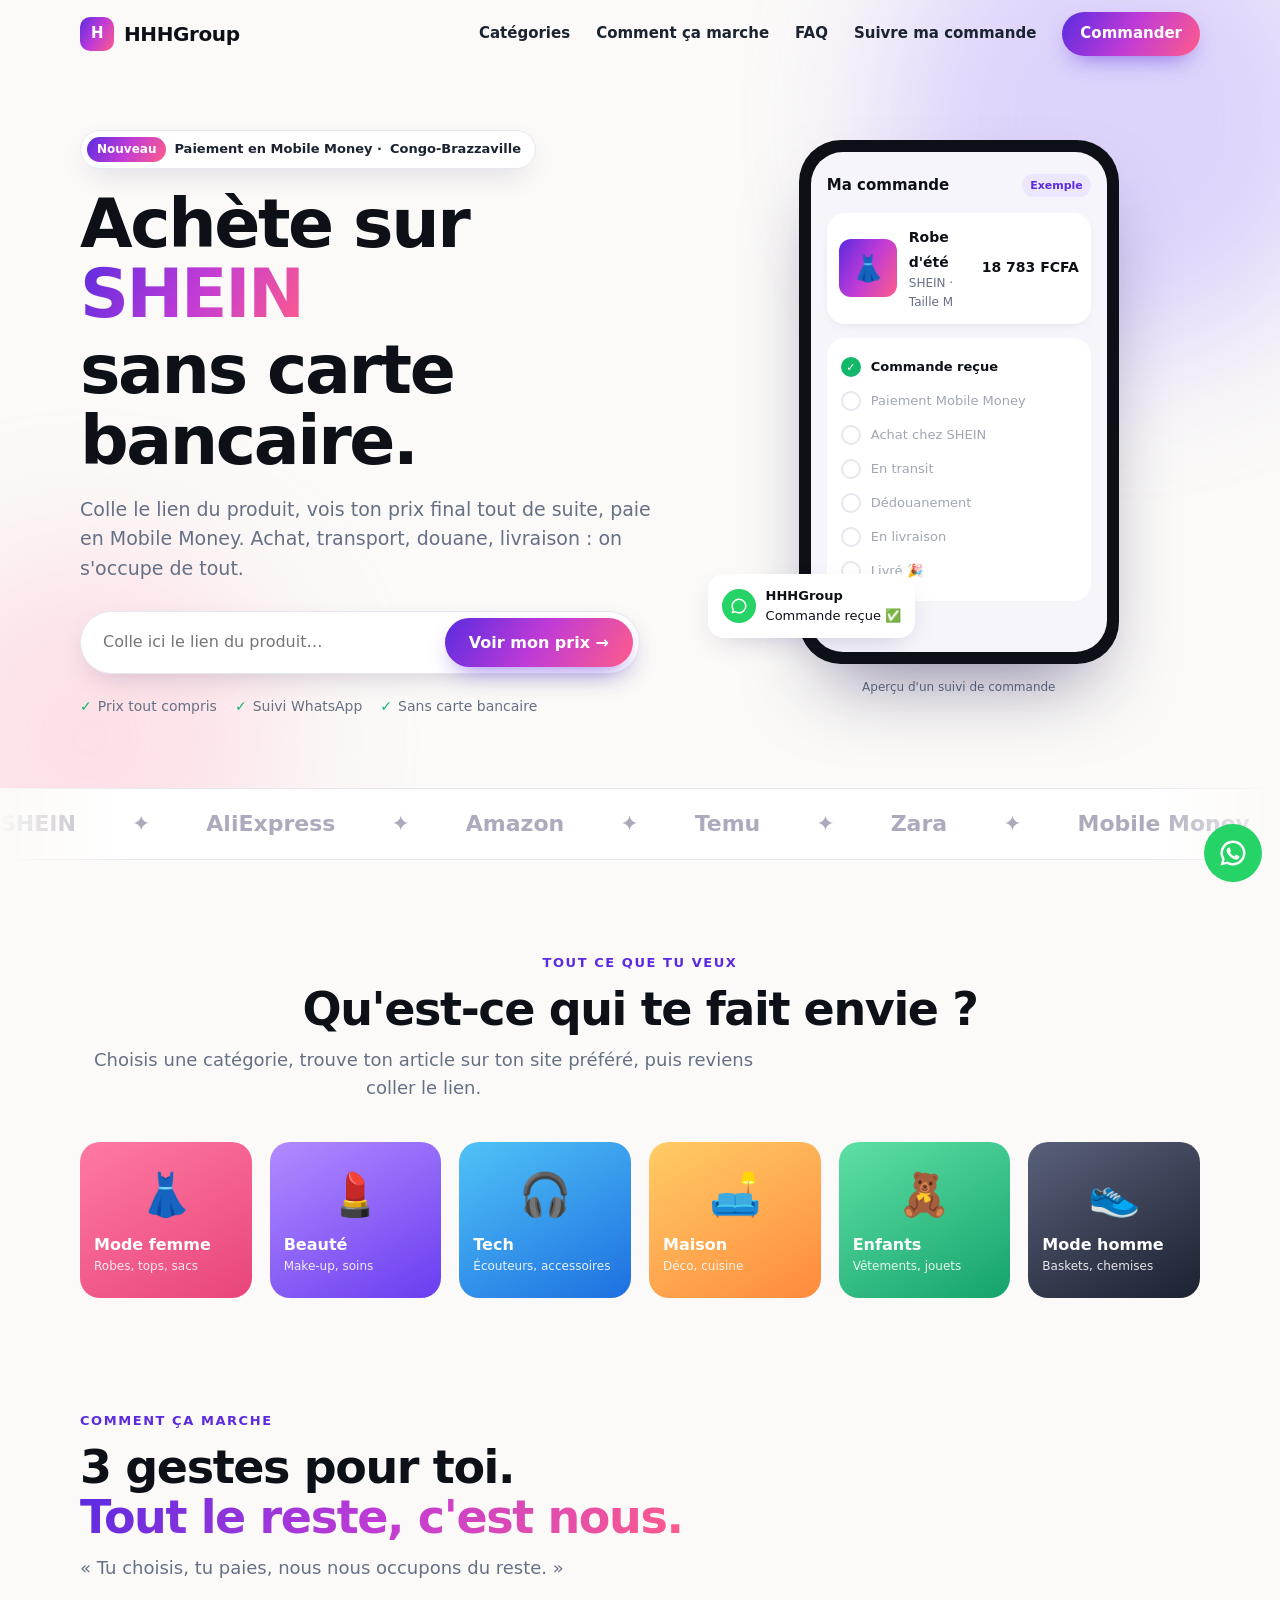
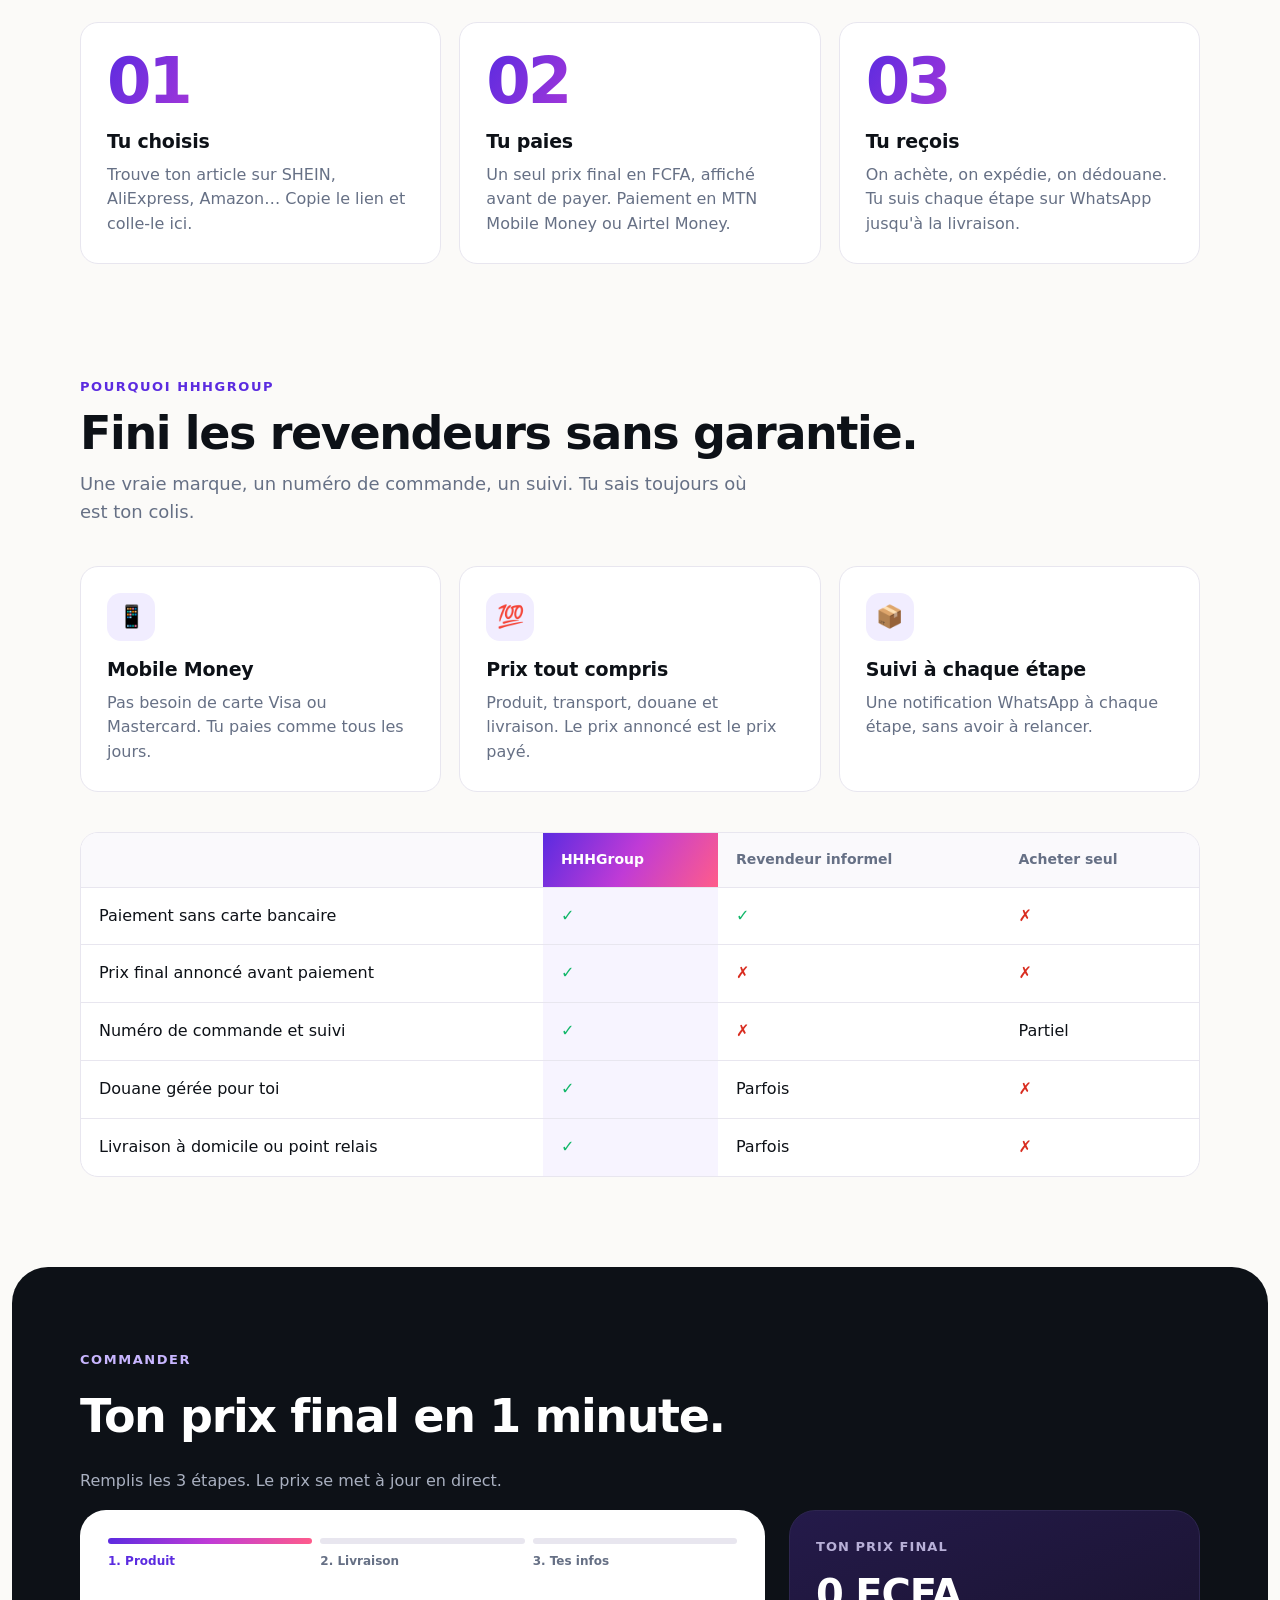
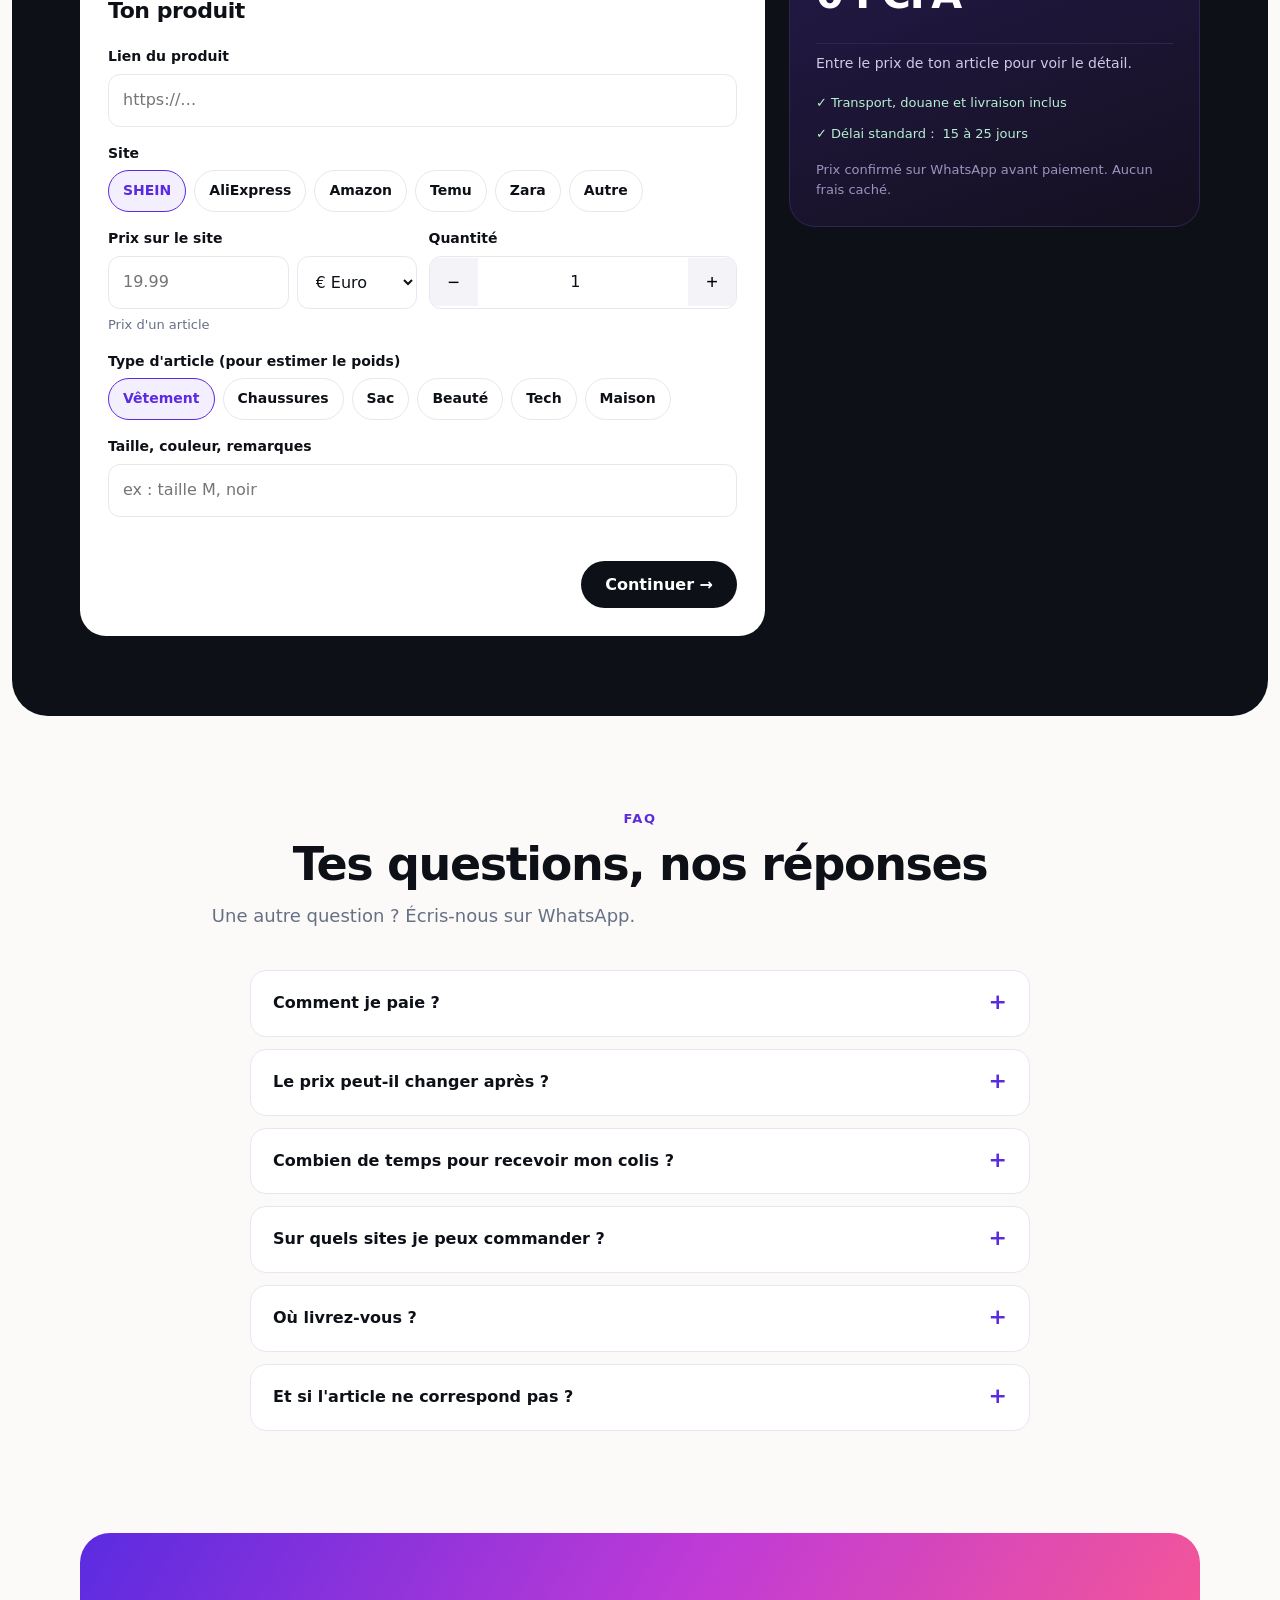
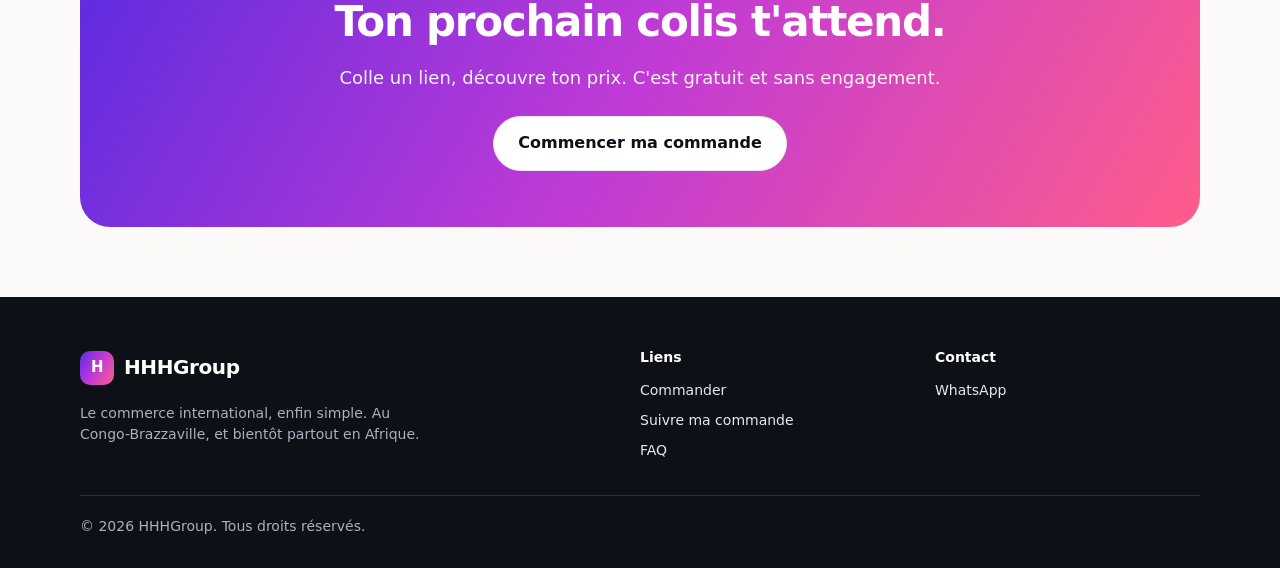
<file: index.html>
<!DOCTYPE html>
<html lang="fr">
<head>
<meta charset="utf-8">
<meta name="viewport" content="width=device-width, initial-scale=1">
<title>HHHGroup — Achète sur SHEIN, AliExpress, Amazon… et paie en Mobile Money</title>
<meta name="description" content="Tu choisis, tu paies en Mobile Money, nous nous occupons du reste : achat, transport, douane et livraison. Au Congo-Brazzaville, et bientôt dans toute l'Afrique.">
<meta name="theme-color" content="#5b2be0">
<link rel="stylesheet" href="assets/style.css">
</head>
<body>

<header class="top" id="top">
  <div class="wrap">
    <a class="logo" href="index.html"><i>H</i>HHHGroup</a>
    <button class="burger" id="burger" aria-label="Menu"><span></span><span></span><span></span></button>
    <nav class="main" id="menu">
      <a href="#categories">Catégories</a>
      <a href="#comment">Comment ça marche</a>
      <a href="#faq">FAQ</a>
      <a href="suivi.html">Suivre ma commande</a>
      <a href="#commander" class="btn btn-primary btn-sm">Commander</a>
    </nav>
  </div>
</header>

<main>
  <!-- ================= HERO ================= -->
  <section class="hero">
    <div class="wrap hero-grid">
      <div>
        <span class="pill reveal"><b>Nouveau</b> Paiement en Mobile Money · <span data-pays></span></span>
        <h1 class="reveal d1">Achète sur <span class="rotator" id="rotator"><span class="grad-text">SHEIN</span></span><br>sans carte bancaire.</h1>
        <p class="lead reveal d2">Colle le lien du produit, vois ton prix final tout de suite, paie en Mobile Money. Achat, transport, douane, livraison : on s'occupe de tout.</p>
        <form class="paste reveal d3" id="heroPaste">
          <input id="heroLink" type="url" placeholder="Colle ici le lien du produit…" aria-label="Lien du produit">
          <button class="btn btn-primary" type="submit">Voir mon prix →</button>
        </form>
        <div class="trust reveal d4">
          <span>Prix tout compris</span><span>Suivi WhatsApp</span><span>Sans carte bancaire</span>
        </div>
      </div>

      <div class="phone-wrap reveal d2">
        <div class="phone" aria-hidden="true">
          <div class="screen">
            <div class="bar"><b>Ma commande</b><span class="tag">Exemple</span></div>
            <div class="prod">
              <div class="img">👗</div>
              <div><strong>Robe d'été</strong><small>SHEIN · Taille M</small></div>
              <div class="price" id="mockPrice">—</div>
            </div>
            <div class="track" id="mockTrack">
              <div class="st"><i></i>Commande reçue</div>
              <div class="st"><i></i>Paiement Mobile Money</div>
              <div class="st"><i></i>Achat chez SHEIN</div>
              <div class="st"><i></i>En transit</div>
              <div class="st"><i></i>Dédouanement</div>
              <div class="st"><i></i>En livraison</div>
              <div class="st"><i></i>Livré 🎉</div>
            </div>
          </div>
        </div>
        <div class="toast hide" id="mockToast">
          <span class="wa"><svg viewBox="0 0 24 24"><path d="M12 2a10 10 0 0 0-8.6 15.1L2 22l5-1.3A10 10 0 1 0 12 2Zm0 18a8 8 0 0 1-4.1-1.1l-.3-.2-3 .8.8-2.9-.2-.3A8 8 0 1 1 12 20Z"/></svg></span>
          <div><b>HHHGroup</b><span id="mockToastText">Ta commande est confirmée ✅</span></div>
        </div>
        <p class="mock-note">Aperçu d'un suivi de commande</p>
      </div>
    </div>
  </section>

  <!-- ================= MARQUEE ================= -->
  <div class="marquee" aria-label="Sites où tu peux acheter">
    <div class="track-m" id="marquee"></div>
  </div>

  <!-- ================= CATEGORIES ================= -->
  <section class="s" id="categories">
    <div class="wrap">
      <div class="center">
        <span class="kicker reveal">Tout ce que tu veux</span>
        <h2 class="reveal d1">Qu'est-ce qui te fait envie ?</h2>
        <p class="sub reveal d2">Choisis une catégorie, trouve ton article sur ton site préféré, puis reviens coller le lien.</p>
      </div>
      <div class="grid g6">
        <button class="cat c1 reveal" data-cat="Mode femme"><span class="e">👗</span><b>Mode femme</b><small>Robes, tops, sacs</small></button>
        <button class="cat c2 reveal d1" data-cat="Beauté"><span class="e">💄</span><b>Beauté</b><small>Make-up, soins</small></button>
        <button class="cat c3 reveal d2" data-cat="Tech"><span class="e">🎧</span><b>Tech</b><small>Écouteurs, accessoires</small></button>
        <button class="cat c4 reveal d3" data-cat="Maison"><span class="e">🛋️</span><b>Maison</b><small>Déco, cuisine</small></button>
        <button class="cat c5 reveal d4" data-cat="Enfants"><span class="e">🧸</span><b>Enfants</b><small>Vêtements, jouets</small></button>
        <button class="cat c6 reveal d5" data-cat="Mode homme"><span class="e">👟</span><b>Mode homme</b><small>Baskets, chemises</small></button>
      </div>
    </div>
  </section>

  <!-- ================= COMMENT ================= -->
  <section class="s" id="comment" style="padding-top:20px">
    <div class="wrap">
      <span class="kicker reveal">Comment ça marche</span>
      <h2 class="reveal d1">3 gestes pour toi.<br><span class="grad-text">Tout le reste, c'est nous.</span></h2>
      <p class="sub reveal d2">« Tu choisis, tu paies, nous nous occupons du reste. »</p>
      <div class="grid g3">
        <div class="card step reveal"><div class="n">01</div><h3>Tu choisis</h3><p>Trouve ton article sur SHEIN, AliExpress, Amazon… Copie le lien et colle-le ici.</p></div>
        <div class="card step reveal d1"><div class="n">02</div><h3>Tu paies</h3><p>Un seul prix final en FCFA, affiché avant de payer. Paiement en <span data-paiements></span>.</p></div>
        <div class="card step reveal d2"><div class="n">03</div><h3>Tu reçois</h3><p>On achète, on expédie, on dédouane. Tu suis chaque étape sur WhatsApp jusqu'à la livraison.</p></div>
      </div>
    </div>
  </section>

  <!-- ================= POURQUOI ================= -->
  <section class="s" style="padding-top:20px">
    <div class="wrap">
      <span class="kicker reveal">Pourquoi HHHGroup</span>
      <h2 class="reveal d1">Fini les revendeurs sans garantie.</h2>
      <p class="sub reveal d2">Une vraie marque, un numéro de commande, un suivi. Tu sais toujours où est ton colis.</p>
      <div class="grid g3" style="margin-bottom:40px">
        <div class="card reveal"><div class="ico">📱</div><h3>Mobile Money</h3><p>Pas besoin de carte Visa ou Mastercard. Tu paies comme tous les jours.</p></div>
        <div class="card reveal d1"><div class="ico">💯</div><h3>Prix tout compris</h3><p>Produit, transport, douane et livraison. Le prix annoncé est le prix payé.</p></div>
        <div class="card reveal d2"><div class="ico">📦</div><h3>Suivi à chaque étape</h3><p>Une notification WhatsApp à chaque étape, sans avoir à relancer.</p></div>
      </div>
      <div class="table-wrap reveal">
        <table class="compare">
          <thead><tr><th></th><th class="us">HHHGroup</th><th>Revendeur informel</th><th>Acheter seul</th></tr></thead>
          <tbody>
            <tr><td>Paiement sans carte bancaire</td><td class="us yes">✓</td><td class="yes">✓</td><td class="no">✗</td></tr>
            <tr><td>Prix final annoncé avant paiement</td><td class="us yes">✓</td><td class="no">✗</td><td class="no">✗</td></tr>
            <tr><td>Numéro de commande et suivi</td><td class="us yes">✓</td><td class="no">✗</td><td>Partiel</td></tr>
            <tr><td>Douane gérée pour toi</td><td class="us yes">✓</td><td>Parfois</td><td class="no">✗</td></tr>
            <tr><td>Livraison à domicile ou point relais</td><td class="us yes">✓</td><td>Parfois</td><td class="no">✗</td></tr>
          </tbody>
        </table>
      </div>
    </div>
  </section>

  <!-- ================= COMMANDER ================= -->
  <section class="order-sec" id="commander">
    <div class="wrap">
      <span class="kicker">Commander</span>
      <h2 style="font-size:clamp(30px,4.2vw,46px);letter-spacing:-.03em;margin:10px 0 12px">Ton prix final en 1 minute.</h2>
      <p class="sub">Remplis les 3 étapes. Le prix se met à jour en direct.</p>

      <div class="wizard">
        <div class="panel">
          <div class="progress" id="progress">
            <div class="cur"><div class="bar"><i></i></div><small>1. Produit</small></div>
            <div><div class="bar"><i></i></div><small>2. Livraison</small></div>
            <div><div class="bar"><i></i></div><small>3. Tes infos</small></div>
          </div>

          <form id="orderForm" novalidate>
            <!-- Étape 1 -->
            <div class="stepper active" data-step="0">
              <h3>Ton produit</h3>
              <div class="field">
                <label for="lien">Lien du produit</label>
                <input id="lien" type="url" placeholder="https://…" autocomplete="off">
              </div>
              <div class="field">
                <span class="lbl">Site</span>
                <div class="chips" id="sites"></div>
              </div>
              <div class="row">
                <div class="field">
                  <label for="prix">Prix sur le site</label>
                  <div class="price-in">
                    <input id="prix" type="number" min="0" step="0.01" placeholder="19.99" inputmode="decimal">
                    <select id="deviseProduit" aria-label="Devise"></select>
                  </div>
                  <small>Prix d'un article</small>
                </div>
                <div class="field">
                  <label for="quantite">Quantité</label>
                  <div class="qty">
                    <button type="button" data-q="-1" aria-label="Moins">−</button>
                    <input id="quantite" type="number" min="1" value="1" inputmode="numeric">
                    <button type="button" data-q="1" aria-label="Plus">+</button>
                  </div>
                </div>
              </div>
              <div class="field">
                <span class="lbl">Type d'article (pour estimer le poids)</span>
                <div class="chips" id="poidsChips"></div>
              </div>
              <div class="field">
                <label for="details">Taille, couleur, remarques</label>
                <input id="details" placeholder="ex : taille M, noir">
              </div>
              <div class="err" data-err="0"></div>
              <div class="nav-btns"><span></span><button type="button" class="btn btn-dark" data-next>Continuer →</button></div>
            </div>

            <!-- Étape 2 -->
            <div class="stepper" data-step="1">
              <h3>Livraison</h3>
              <div class="field"><div class="opt" id="livraisons"></div></div>
              <div class="field" id="adresseField">
                <label for="ville">Ville</label>
                <input id="ville" placeholder="ex : Brazzaville">
              </div>
              <div class="field" id="adresseField2">
                <label for="adresse">Quartier / adresse</label>
                <input id="adresse" placeholder="ex : Bacongo, rue …">
              </div>
              <div class="err" data-err="1"></div>
              <div class="nav-btns"><button type="button" class="btn btn-light" data-prev>← Retour</button><button type="button" class="btn btn-dark" data-next>Continuer →</button></div>
            </div>

            <!-- Étape 3 -->
            <div class="stepper" data-step="2">
              <h3>Tes infos</h3>
              <div class="row">
                <div class="field"><label for="nom">Ton nom</label><input id="nom" autocomplete="name"></div>
                <div class="field"><label for="tel">Ton numéro WhatsApp</label><input id="tel" type="tel" placeholder="+242 …" autocomplete="tel"></div>
              </div>
              <div class="field">
                <span class="lbl">Je paierai avec</span>
                <div class="chips" id="paiements"></div>
              </div>
              <div class="err" data-err="2"></div>
              <div class="nav-btns"><button type="button" class="btn btn-light" data-prev>← Retour</button><button type="submit" class="btn btn-wa">Envoyer sur WhatsApp</button></div>
            </div>

            <!-- Succès -->
            <div class="stepper" data-step="3">
              <div class="success">
                <div class="big-ico">✓</div>
                <h3>Commande prête !</h3>
                <p style="color:var(--muted);margin:0">Ton numéro de commande :</p>
                <code id="numOut"></code>
                <p style="color:var(--muted)">WhatsApp s'est ouvert avec ta commande. Envoie le message : on te confirme et on t'envoie le numéro de paiement Mobile Money.</p>
                <div style="display:flex;gap:10px;justify-content:center;flex-wrap:wrap">
                  <a class="btn btn-wa" id="waAgain" target="_blank" rel="noopener">Rouvrir WhatsApp</a>
                  <a class="btn btn-light" id="trackLink" href="suivi.html">Suivre ma commande</a>
                </div>
              </div>
            </div>
          </form>
        </div>

        <aside class="summary" aria-live="polite">
          <div class="lab">Ton prix final</div>
          <div class="big" id="total">0 FCFA</div>
          <ul id="breakdown"></ul>
          <div class="ok">✓ Transport, douane et livraison inclus</div>
          <div class="ok">✓ Délai standard : <span data-delai></span></div>
          <p class="note">Prix confirmé sur WhatsApp avant paiement. Aucun frais caché.</p>
        </aside>
      </div>
    </div>
  </section>

  <!-- ================= FAQ ================= -->
  <section class="s" id="faq">
    <div class="wrap">
      <div class="center">
        <span class="kicker reveal">FAQ</span>
        <h2 class="reveal d1">Tes questions, nos réponses</h2>
        <p class="sub reveal d2">Une autre question ? Écris-nous sur WhatsApp.</p>
      </div>
      <div class="faq">
        <details class="reveal"><summary>Comment je paie ?</summary><p>En Mobile Money (<span data-paiements></span>). Après confirmation de ta commande sur WhatsApp, on t'envoie le numéro de paiement.</p></details>
        <details class="reveal"><summary>Le prix peut-il changer après ?</summary><p>Non. Le prix confirmé sur WhatsApp est le prix final : produit, service, transport, douane et livraison compris.</p></details>
        <details class="reveal"><summary>Combien de temps pour recevoir mon colis ?</summary><p>Livraison standard : <span data-delai></span>. Tu reçois une notification à chaque étape.</p></details>
        <details class="reveal"><summary>Sur quels sites je peux commander ?</summary><p><span data-sites></span>. Si ton site n'est pas dans la liste, envoie-nous le lien quand même.</p></details>
        <details class="reveal"><summary>Où livrez-vous ?</summary><p>Au <span data-pays></span> pour commencer, à domicile ou en point relais. D'autres pays d'Afrique arrivent ensuite.</p></details>
        <details class="reveal"><summary>Et si l'article ne correspond pas ?</summary><p>Notre politique de retour t'est expliquée avant le paiement. Contacte-nous sur WhatsApp avec ton numéro de commande.</p></details>
      </div>
    </div>
  </section>

  <div class="wrap">
    <div class="band reveal">
      <h2>Ton prochain colis t'attend.</h2>
      <p>Colle un lien, découvre ton prix. C'est gratuit et sans engagement.</p>
      <a href="#commander" class="btn btn-light">Commencer ma commande</a>
    </div>
  </div>
</main>

<footer>
  <div class="wrap">
    <div class="cols">
      <div>
        <a class="logo" href="index.html"><i>H</i>HHHGroup</a>
        <p style="max-width:40ch">Le commerce international, enfin simple. Au <span data-pays></span>, et bientôt partout en Afrique.</p>
      </div>
      <div><b>Liens</b><a href="#commander">Commander</a><a href="suivi.html">Suivre ma commande</a><a href="#faq">FAQ</a></div>
      <div><b>Contact</b><a data-wa href="#" target="_blank" rel="noopener">WhatsApp</a></div>
    </div>
    <div class="bottom">© <span id="year"></span> HHHGroup. Tous droits réservés.</div>
  </div>
</footer>

<a class="fab" data-wa href="#" target="_blank" rel="noopener" aria-label="Nous écrire sur WhatsApp">
  <svg viewBox="0 0 24 24"><path d="M12 2a10 10 0 0 0-8.6 15.1L2 22l5-1.3A10 10 0 1 0 12 2Zm0 18a8 8 0 0 1-4.1-1.1l-.3-.2-3 .8.8-2.9-.2-.3A8 8 0 1 1 12 20Zm4.4-5.9c-.2-.1-1.4-.7-1.7-.8-.2-.1-.4-.1-.5.1l-.8 1c-.1.2-.3.2-.5.1a6.6 6.6 0 0 1-3.3-2.9c-.2-.4.2-.4.7-1.3.1-.2 0-.3 0-.4l-.8-1.8c-.2-.5-.4-.4-.5-.4h-.5a.9.9 0 0 0-.7.3 2.8 2.8 0 0 0-.9 2.1 4.9 4.9 0 0 0 1 2.6 11.2 11.2 0 0 0 4.3 3.8c1.6.7 2.2.7 3 .6a2.6 2.6 0 0 0 1.7-1.2 2.1 2.1 0 0 0 .1-1.2c0-.1-.2-.2-.4-.3Z"/></svg>
</a>

<script src="assets/config.js"></script>
<script src="assets/app.js"></script>
</body>
</html>
</file>
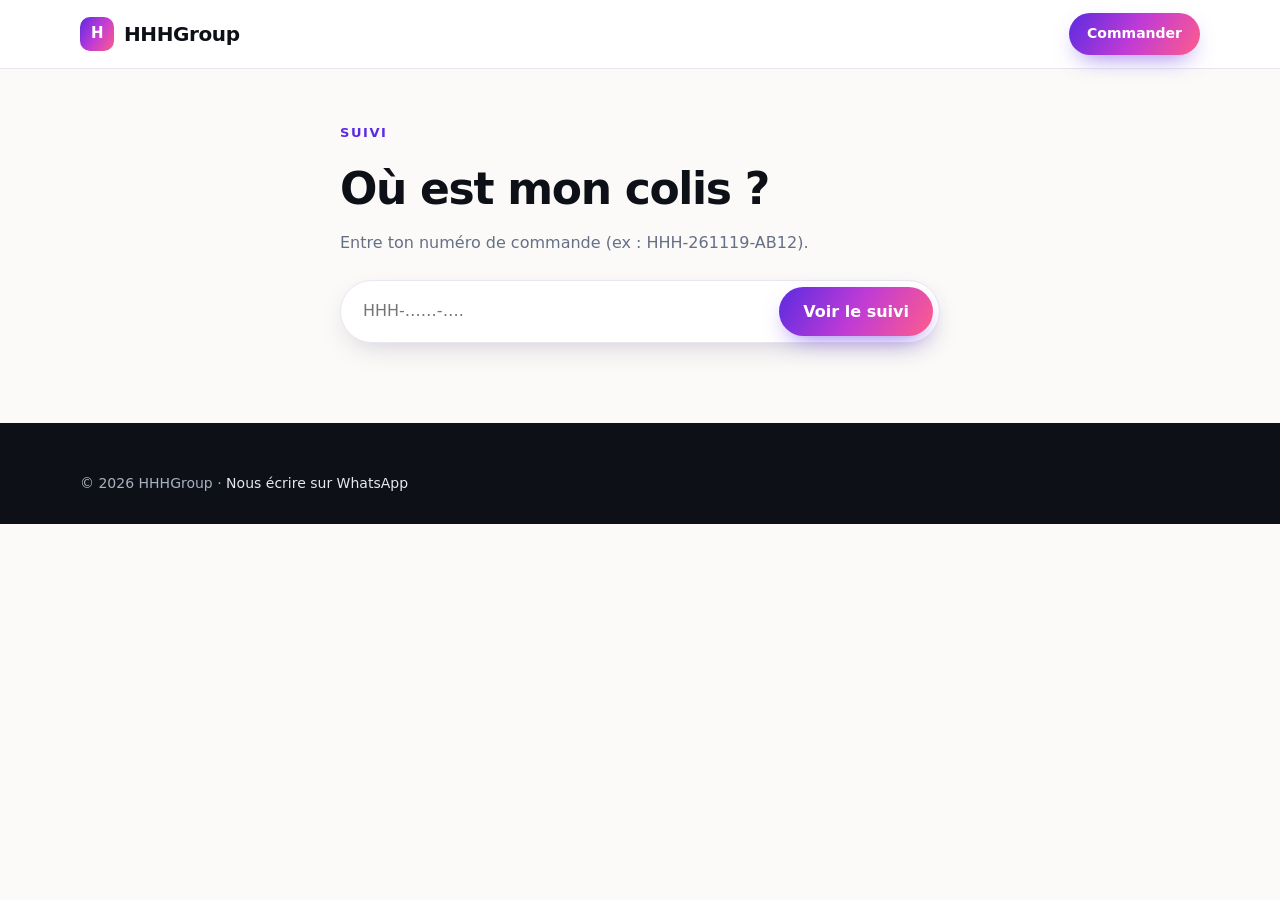
<file: suivi.html>
<!DOCTYPE html>
<html lang="fr">
<head>
<meta charset="utf-8">
<meta name="viewport" content="width=device-width, initial-scale=1">
<title>Suivre ma commande — HHHGroup</title>
<meta name="theme-color" content="#5b2be0">
<link rel="stylesheet" href="assets/style.css">
</head>
<body>
<header class="top solid">
  <div class="wrap">
    <a class="logo" href="index.html"><i>H</i>HHHGroup</a>
    <a href="index.html#commander" class="btn btn-primary btn-sm">Commander</a>
  </div>
</header>

<main class="page">
  <div class="wrap" style="max-width:640px">
    <span class="kicker">Suivi</span>
    <h1 style="font-size:clamp(30px,5vw,44px);letter-spacing:-.03em;margin:10px 0 8px">Où est mon colis ?</h1>
    <p style="color:var(--muted);margin:0 0 24px">Entre ton numéro de commande (ex : HHH-261119-AB12).</p>
    <form id="trackForm" class="paste" style="max-width:none">
      <input id="num" required placeholder="HHH-……-…." aria-label="Numéro de commande">
      <button class="btn btn-primary" type="submit">Voir le suivi</button>
    </form>
    <div id="trackOut"></div>
  </div>
</main>

<footer><div class="wrap">© <span id="year"></span> HHHGroup · <a data-wa href="#" target="_blank" rel="noopener" style="display:inline">Nous écrire sur WhatsApp</a></div></footer>
<script src="assets/config.js"></script>
<script src="assets/app.js"></script>
</body>
</html>
</file>
<file: assets/style.css>
:root{
  --ink:#0d1117; --ink-2:#1b2230; --muted:#667085; --line:#e8e6ef; --bg:#fbfaf8; --card:#fff;
  --brand:#5b2be0; --brand-2:#ff5c8a; --brand-3:#ffb547; --ok:#12b76a;
  --grad:linear-gradient(120deg,#5b2be0 0%,#c03bd6 50%,#ff5c8a 100%);
  --radius:18px; --shadow:0 10px 30px -12px rgba(30,20,80,.25);
  --font:"Inter",system-ui,-apple-system,"Segoe UI",Roboto,sans-serif;
}
*{box-sizing:border-box}
html{scroll-behavior:smooth}
body{margin:0;font-family:var(--font);color:var(--ink);background:var(--bg);line-height:1.55;font-size:16px;-webkit-font-smoothing:antialiased}
a{color:var(--brand)}
.wrap{max-width:1160px;margin:0 auto;padding:0 20px}
.grad-text{background:var(--grad);-webkit-background-clip:text;background-clip:text;color:transparent}

/* ---------- Header ---------- */
header.top{position:fixed;inset:0 0 auto 0;z-index:50;transition:background .3s,box-shadow .3s}
header.top.scrolled,header.top.solid{background:rgba(255,255,255,.9);backdrop-filter:blur(12px);box-shadow:0 1px 0 var(--line)}
header.top .wrap{display:flex;align-items:center;justify-content:space-between;height:68px}
.logo{display:flex;align-items:center;gap:10px;font-weight:800;font-size:20px;letter-spacing:-.02em;text-decoration:none;color:var(--ink)}
.logo i{display:grid;place-items:center;width:34px;height:34px;border-radius:10px;background:var(--grad);color:#fff;font-style:normal;font-size:15px}
nav.main{display:flex;align-items:center;gap:26px}
nav.main a{text-decoration:none;color:var(--ink-2);font-weight:600;font-size:15px}
nav.main a:hover{color:var(--brand)}
nav.main a.btn{color:#fff}
.burger{display:none;background:none;border:0;padding:8px;cursor:pointer}
.burger span{display:block;width:22px;height:2px;background:var(--ink);margin:5px 0;border-radius:2px}
@media(max-width:860px){
  .burger{display:block}
  nav.main{position:fixed;top:68px;left:0;right:0;flex-direction:column;align-items:stretch;gap:0;background:#fff;border-bottom:1px solid var(--line);
    transform:translateY(-10px);opacity:0;visibility:hidden;transition:.3s ease;padding:8px 20px 20px;box-shadow:var(--shadow)}
  nav.main.open{transform:none;opacity:1;visibility:visible}
  nav.main a{padding:14px 0;border-bottom:1px solid var(--line)}
  nav.main a.btn{margin-top:14px;border:0}
}

/* ---------- Buttons ---------- */
.btn{display:inline-flex;align-items:center;justify-content:center;gap:8px;border:0;border-radius:999px;padding:14px 24px;font-weight:700;font-size:16px;cursor:pointer;text-decoration:none;font-family:inherit;transition:transform .15s,box-shadow .2s,background .2s;white-space:nowrap}
.btn:active{transform:scale(.97)}
.btn-primary{background:var(--grad);color:#fff;box-shadow:0 10px 24px -10px rgba(91,43,224,.7)}
.btn-primary:hover{box-shadow:0 14px 30px -10px rgba(91,43,224,.85)}
.btn-dark{background:var(--ink);color:#fff}
.btn-light{background:#fff;color:var(--ink);border:1.5px solid var(--line)}
.btn-wa{background:#25d366;color:#06301a}
.btn-sm{padding:10px 18px;font-size:14px}
.btn:disabled{opacity:.45;cursor:not-allowed}

/* ---------- Hero ---------- */
.hero{position:relative;padding:130px 0 70px;overflow:hidden;isolation:isolate}
.hero::before,.hero::after{content:"";position:absolute;border-radius:50%;filter:blur(70px);opacity:.45;z-index:-1;animation:float 14s ease-in-out infinite}
.hero::before{width:480px;height:480px;background:#b9a4ff;top:-120px;right:-80px}
.hero::after{width:380px;height:380px;background:#ffc2d4;bottom:-140px;left:-100px;animation-delay:-7s}
@keyframes float{50%{transform:translate(30px,40px) scale(1.08)}}
.hero-grid{display:grid;grid-template-columns:1.1fr .9fr;gap:48px;align-items:center}
@media(max-width:920px){.hero-grid{grid-template-columns:1fr}}
.pill{display:inline-flex;align-items:center;gap:8px;background:#fff;border:1px solid var(--line);border-radius:999px;padding:6px 14px 6px 6px;font-size:13px;font-weight:600;color:var(--ink-2);box-shadow:var(--shadow)}
.pill b{background:var(--grad);color:#fff;border-radius:999px;padding:3px 10px;font-size:12px}
.hero h1{font-size:clamp(38px,6.2vw,68px);line-height:1.04;letter-spacing:-.035em;margin:20px 0 18px}
.rotator{display:inline-block}
.rotator span{display:inline-block;animation:rot .5s ease both;padding-bottom:.08em}
@keyframes rot{from{opacity:0;transform:translateY(40%)}to{opacity:1;transform:none}}
.hero p.lead{font-size:19px;color:var(--muted);max-width:50ch;margin:0 0 28px}
.paste{display:flex;gap:8px;background:#fff;border:1.5px solid var(--line);border-radius:999px;padding:6px;box-shadow:var(--shadow);max-width:560px}
.paste input{flex:1;border:0;padding:12px 16px;font:inherit;background:transparent;min-width:0;box-shadow:none}
.paste input:focus{outline:none;box-shadow:none}
.paste:focus-within{border-color:var(--brand)}
@media(max-width:520px){.paste{flex-direction:column;border-radius:20px}.paste .btn{width:100%}}
.hero .trust{display:flex;gap:18px;flex-wrap:wrap;margin-top:22px;color:var(--muted);font-size:14px;font-weight:500}
.hero .trust span::before{content:"✓";color:var(--ok);font-weight:800;margin-right:6px}

/* Phone mock */
.phone-wrap{position:relative}
.phone{position:relative;width:min(320px,100%);margin:0 auto;background:var(--ink);border-radius:42px;padding:12px;box-shadow:0 40px 80px -30px rgba(30,20,80,.55);animation:bob 6s ease-in-out infinite}
@keyframes bob{50%{transform:translateY(-12px)}}
.screen{background:#f6f5fb;border-radius:32px;padding:22px 16px;min-height:500px;overflow:hidden}
.screen .bar{display:flex;justify-content:space-between;align-items:center;margin-bottom:16px}
.screen .bar b{font-size:15px}
.screen .tag{font-size:11px;background:#ece7ff;color:var(--brand);padding:3px 8px;border-radius:999px;font-weight:700}
.prod{background:#fff;border-radius:18px;padding:12px;display:flex;gap:12px;align-items:center;box-shadow:0 4px 14px -8px rgba(0,0,0,.2)}
.prod .img{width:58px;height:58px;border-radius:12px;background:var(--grad);flex:none;display:grid;place-items:center;font-size:26px}
.prod small{color:var(--muted);display:block;font-size:12px}
.prod strong{font-size:14px}
.prod .price{margin-left:auto;font-weight:800;font-size:14px;white-space:nowrap}
.track{margin-top:14px;background:#fff;border-radius:18px;padding:12px 14px}
.track .st{display:flex;align-items:center;gap:10px;padding:7px 0;font-size:13px;color:#a0a6b4;transition:color .4s}
.track .st i{width:20px;height:20px;border-radius:50%;border:2px solid var(--line);flex:none;display:grid;place-items:center;font-style:normal;font-size:11px;color:#fff;transition:.4s}
.track .st.on{color:var(--ink);font-weight:600}
.track .st.on i{background:var(--ok);border-color:var(--ok)}
.track .st.on i::after{content:"✓"}
.toast{position:absolute;left:-10px;bottom:70px;background:#fff;border-radius:16px;padding:12px 14px;box-shadow:var(--shadow);display:flex;gap:10px;align-items:center;font-size:13px;max-width:250px;transition:opacity .4s,transform .4s}
.toast.hide{opacity:0;transform:translateY(10px)}
.toast b{display:block}
.toast .wa{width:34px;height:34px;border-radius:50%;background:#25d366;display:grid;place-items:center;flex:none}
.toast .wa svg{width:18px;fill:#fff}
.mock-note{text-align:center;color:var(--muted);font-size:12px;margin-top:14px}

/* ---------- Marquee ---------- */
.marquee{overflow:hidden;border-block:1px solid var(--line);background:#fff;padding:18px 0;-webkit-mask:linear-gradient(90deg,transparent,#000 10%,#000 90%,transparent);mask:linear-gradient(90deg,transparent,#000 10%,#000 90%,transparent)}
.marquee .track-m{display:flex;gap:56px;width:max-content;animation:scroll 30s linear infinite}
.marquee span{font-weight:800;font-size:22px;color:#aeaabd;white-space:nowrap}
@keyframes scroll{to{transform:translateX(-50%)}}

/* ---------- Sections ---------- */
section.s{padding:90px 0}
.kicker{font-size:13px;font-weight:800;letter-spacing:.12em;text-transform:uppercase;color:var(--brand)}
section.s h2{font-size:clamp(30px,4.2vw,46px);letter-spacing:-.03em;line-height:1.08;margin:10px 0 12px}
section.s .sub{color:var(--muted);font-size:18px;margin:0 0 40px;max-width:60ch}
.center{text-align:center}.center .sub{margin-inline:auto}
.grid{display:grid;gap:18px}
.g3{grid-template-columns:repeat(3,1fr)}.g6{grid-template-columns:repeat(6,1fr)}
@media(max-width:920px){.g6{grid-template-columns:repeat(3,1fr)}}
@media(max-width:820px){.g3{grid-template-columns:1fr}}
@media(max-width:480px){.g6{grid-template-columns:repeat(2,1fr)}}
.card{background:var(--card);border:1px solid var(--line);border-radius:var(--radius);padding:26px;transition:transform .25s,box-shadow .25s}
.card:hover{transform:translateY(-4px);box-shadow:var(--shadow)}
.card h3{margin:14px 0 6px;font-size:19px;letter-spacing:-.01em}
.card p{margin:0;color:var(--muted)}
.ico{width:48px;height:48px;border-radius:14px;display:grid;place-items:center;font-size:22px;background:#f1edff}

/* Categories */
.cat{position:relative;border-radius:20px;padding:22px 14px;text-align:center;cursor:pointer;color:#fff;overflow:hidden;min-height:156px;display:flex;flex-direction:column;justify-content:flex-end;border:0;font:inherit;transition:transform .25s,box-shadow .25s}
.cat:hover{transform:translateY(-5px);box-shadow:0 18px 30px -16px rgba(0,0,0,.45)}
.cat .e{font-size:42px;position:absolute;top:20px;left:50%;transform:translateX(-50%);transition:transform .3s}
.cat:hover .e{transform:translateX(-50%) scale(1.18) rotate(-6deg)}
.cat b{font-size:16px}
.cat small{opacity:.88;font-size:12px}
.c1{background:linear-gradient(150deg,#ff7aa2,#e8457a)}.c2{background:linear-gradient(150deg,#b28bff,#6a3df0)}
.c3{background:linear-gradient(150deg,#4fc3f7,#1e6fe0)}.c4{background:linear-gradient(150deg,#ffcc66,#ff8a3d)}
.c5{background:linear-gradient(150deg,#5ee0a5,#14a36b)}.c6{background:linear-gradient(150deg,#59607a,#1b2230)}

/* Steps */
.step .n{font-size:64px;font-weight:900;letter-spacing:-.05em;line-height:1;background:var(--grad);-webkit-background-clip:text;background-clip:text;color:transparent}

/* Compare */
.table-wrap{overflow-x:auto}
.compare{width:100%;min-width:520px;border-collapse:separate;border-spacing:0;background:#fff;border:1px solid var(--line);border-radius:var(--radius);overflow:hidden}
.compare th,.compare td{padding:16px 18px;border-bottom:1px solid var(--line);text-align:left}
.compare th{font-size:14px;color:var(--muted);font-weight:700;background:#faf9fc}
.compare th.us{background:var(--grad);color:#fff}
.compare td.us{background:#f7f4ff;font-weight:700}
.compare tr:last-child td{border-bottom:0}
.yes{color:var(--ok);font-weight:800}.no{color:#d92d20;font-weight:800}

/* ---------- Order wizard ---------- */
.order-sec{background:var(--ink);color:#fff;border-radius:36px;margin:0 12px;padding:80px 0;scroll-margin-top:60px}
.order-sec .sub{color:#a9b0c0}
.order-sec .kicker{color:#c8b6ff}
.wizard{display:grid;grid-template-columns:1.25fr .75fr;gap:24px;align-items:start}
@media(max-width:920px){.wizard{grid-template-columns:1fr}}
.panel{background:#fff;color:var(--ink);border-radius:26px;padding:28px}
@media(max-width:520px){.panel{padding:20px}}
.progress{display:flex;gap:8px;margin-bottom:24px}
.progress div{flex:1}
.progress .bar{height:6px;border-radius:6px;background:var(--line);overflow:hidden}
.progress .bar i{display:block;height:100%;width:0;background:var(--grad);transition:width .45s}
.progress .done .bar i,.progress .cur .bar i{width:100%}
.progress small{display:block;margin-top:8px;font-size:12px;font-weight:700;color:var(--muted)}
.progress .cur small{color:var(--brand)}
.stepper{display:none;animation:fade .35s ease}
.stepper.active{display:block}
@keyframes fade{from{opacity:0;transform:translateX(16px)}}
.stepper h3{margin:0 0 18px;font-size:22px;letter-spacing:-.02em}
.field{display:flex;flex-direction:column;gap:6px;margin-bottom:16px}
.field label,.field .lbl{font-weight:700;font-size:14px}
.field small{color:var(--muted);font-size:13px}
input,select{font:inherit;padding:13px 14px;border:1.5px solid var(--line);border-radius:12px;background:#fff;width:100%;color:var(--ink)}
input:focus,select:focus{outline:none;border-color:var(--brand);box-shadow:0 0 0 4px rgba(91,43,224,.12)}
.row{display:grid;grid-template-columns:1fr 1fr;gap:12px}
@media(max-width:560px){.row{grid-template-columns:1fr}}
.chips{display:flex;gap:8px;flex-wrap:wrap}
.chip{border:1.5px solid var(--line);background:#fff;border-radius:999px;padding:9px 14px;font:inherit;font-weight:600;font-size:14px;cursor:pointer;transition:.2s;color:var(--ink)}
.chip.on{border-color:var(--brand);background:#f3efff;color:var(--brand)}
.opt{display:grid;grid-template-columns:1fr 1fr;gap:10px}
.opt label{border:1.5px solid var(--line);border-radius:16px;padding:14px;cursor:pointer;transition:.2s;display:block}
.opt input{display:none}
.opt label.on{border-color:var(--brand);background:#f7f4ff}
.opt b{display:block}.opt small{color:var(--muted)}
.price-in{display:flex;gap:8px}
.price-in select{width:120px;flex:none}
.qty{display:flex;align-items:center;border:1.5px solid var(--line);border-radius:12px;overflow:hidden}
.qty button{width:48px;height:48px;border:0;background:#f4f3f8;font-size:20px;cursor:pointer;flex:none}
.qty input{border:0;text-align:center;border-radius:0;box-shadow:none!important}
.nav-btns{display:flex;justify-content:space-between;gap:10px;margin-top:8px}
.err{color:#d92d20;font-size:14px;font-weight:600;min-height:20px;margin-top:6px}

.summary{background:linear-gradient(160deg,#241a4a,#14101f);border:1px solid #2e2650;border-radius:26px;padding:26px;position:sticky;top:90px}
.summary .lab{font-size:13px;color:#b8b0d8;font-weight:700;text-transform:uppercase;letter-spacing:.08em}
.summary .big{font-size:40px;font-weight:900;letter-spacing:-.03em;margin:6px 0 2px;font-variant-numeric:tabular-nums}
.summary ul{list-style:none;padding:0;margin:18px 0 0;font-size:14px}
.summary li{display:flex;justify-content:space-between;gap:10px;padding:9px 0;border-top:1px solid #2e2650;color:#cfc9e6}
.summary .note{font-size:13px;color:#9c94bd;margin:16px 0 0}
.summary .ok{display:flex;gap:8px;align-items:center;margin-top:10px;font-size:13px;color:#b6f0d2}
@media(max-width:920px){.summary{position:static;order:-1}}
.success{text-align:center;padding:10px 0}
.success .big-ico{width:78px;height:78px;border-radius:50%;background:#e7f8ef;color:var(--ok);display:grid;place-items:center;font-size:38px;margin:0 auto 14px;animation:popin .5s both}
@keyframes popin{from{opacity:0;transform:scale(.6)}}
.success code{display:inline-block;background:#f3efff;color:var(--brand);font-weight:800;font-size:20px;padding:8px 14px;border-radius:10px;margin:8px 0 16px}

/* ---------- FAQ ---------- */
.faq{max-width:780px;margin:0 auto}
.faq details{background:#fff;border:1px solid var(--line);border-radius:16px;padding:0 22px;margin-bottom:12px;transition:box-shadow .2s}
.faq details[open]{box-shadow:var(--shadow)}
.faq summary{list-style:none;font-weight:700;cursor:pointer;padding:20px 0;display:flex;justify-content:space-between;gap:12px}
.faq summary::-webkit-details-marker{display:none}
.faq summary::after{content:"+";font-size:22px;line-height:1;color:var(--brand);transition:transform .3s}
.faq details[open] summary::after{transform:rotate(45deg)}
.faq details p{color:var(--muted);margin:0 0 20px}

/* ---------- CTA band / footer ---------- */
.band{background:var(--grad);color:#fff;border-radius:30px;padding:56px 32px;text-align:center;margin:0 0 70px;position:relative;overflow:hidden}
.band h2{margin:0 0 10px;font-size:clamp(28px,4vw,42px);letter-spacing:-.03em}
.band p{opacity:.92;margin:0 0 24px;font-size:18px}
footer{background:var(--ink);color:#a9b0c0;padding:50px 0 30px;font-size:14px}
footer .cols{display:grid;grid-template-columns:2fr 1fr 1fr;gap:30px}
@media(max-width:700px){footer .cols{grid-template-columns:1fr}}
footer a{color:#e6e8ee;text-decoration:none;display:block;padding:4px 0}
footer b{color:#fff;display:block;margin-bottom:8px}
footer .logo{color:#fff;margin-bottom:12px}
footer .bottom{border-top:1px solid #262c3a;margin-top:30px;padding-top:20px}

.fab{position:fixed;right:18px;bottom:18px;z-index:40;width:58px;height:58px;border-radius:50%;background:#25d366;display:grid;place-items:center;animation:pulse 2.4s infinite}
.fab svg{width:30px;height:30px;fill:#fff}
@keyframes pulse{0%{box-shadow:0 0 0 0 rgba(37,211,102,.5)}70%{box-shadow:0 0 0 16px rgba(37,211,102,0)}100%{box-shadow:0 0 0 0 rgba(37,211,102,0)}}

/* Reveal on scroll */
.reveal{opacity:0;transform:translateY(26px);transition:opacity .7s ease,transform .7s ease}
.reveal.in{opacity:1;transform:none}
.d1{transition-delay:.08s}.d2{transition-delay:.16s}.d3{transition-delay:.24s}.d4{transition-delay:.32s}.d5{transition-delay:.4s}
@media(prefers-reduced-motion:reduce){*{animation:none!important;transition:none!important}.reveal{opacity:1;transform:none}}

/* ---------- Tracking page ---------- */
.page{padding:120px 0 80px}
.timeline{list-style:none;padding:0;margin:24px 0 0}
.timeline li{position:relative;padding:0 0 26px 44px}
.timeline li::before{content:"";position:absolute;left:13px;top:30px;bottom:0;width:2px;background:var(--line)}
.timeline li:last-child::before{display:none}
.timeline .dot{position:absolute;left:0;top:0;width:28px;height:28px;border-radius:50%;border:2px solid var(--line);background:#fff;display:grid;place-items:center;font-size:13px;color:#fff}
.timeline li.done .dot{background:var(--ok);border-color:var(--ok)}
.timeline li.done .dot::after{content:"✓"}
.timeline li.done::before{background:var(--ok)}
.timeline li.now .dot{border-color:var(--brand);box-shadow:0 0 0 6px rgba(91,43,224,.15)}
.timeline strong{display:block}
.timeline span{color:var(--muted);font-size:14px}
.alert{padding:14px 16px;border-radius:14px;background:#fdecec;color:#7f1d1d;margin-top:16px}
.alert a{color:inherit;font-weight:700}
</file>
